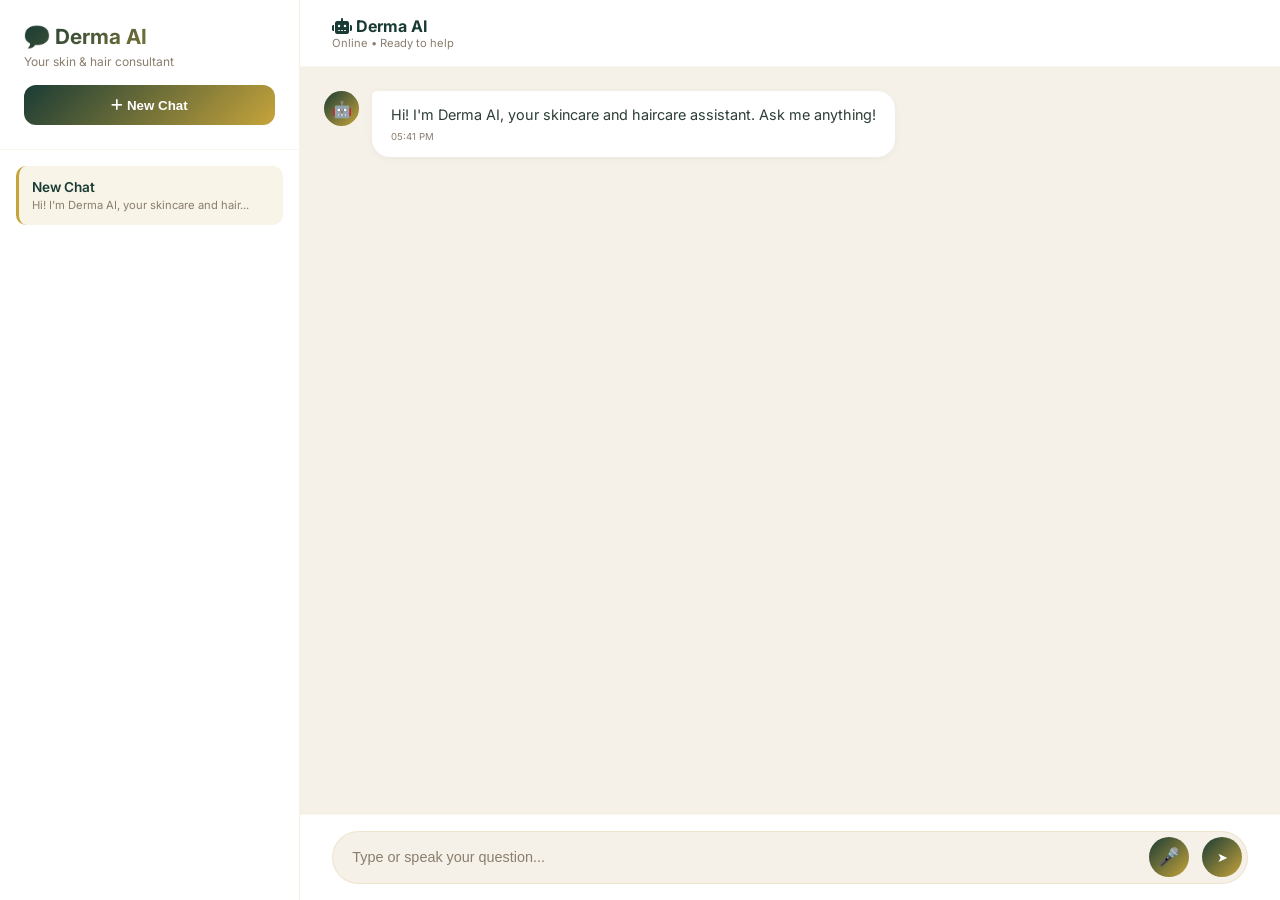
<file: templates/chatbot.html>
<!DOCTYPE html>
<html lang="en">
<head>
    <meta charset="UTF-8">
    <meta name="viewport" content="width=device-width, initial-scale=1.0">
    <title>Derma AI | Skin & Hair Assistant</title>
    <link href="https://fonts.googleapis.com/css2?family=Inter:opsz,wght@14..32,300;14..32,400;14..32,500;14..32,600;14..32,700&display=swap" rel="stylesheet">
    <link rel="stylesheet" href="https://cdnjs.cloudflare.com/ajax/libs/font-awesome/6.5.1/css/all.min.css">
    <style>
        * {
            margin: 0;
            padding: 0;
            box-sizing: border-box;
        }

        body {
            font-family: 'Inter', sans-serif;
            background: linear-gradient(135deg, #FDFCF8 0%, #F5F0E8 100%);
            min-height: 100vh;
        }

        /* Layout */
        .chat-layout {
            display: flex;
            height: 100vh;
            overflow: hidden;
        }

        /* Sidebar */
        .sidebar {
            width: 300px;
            background: #FFFFFF;
            border-right: 1px solid rgba(198, 164, 59, 0.15);
            display: flex;
            flex-direction: column;
            overflow-y: auto;
        }

        .sidebar-header {
            padding: 1.5rem;
            border-bottom: 1px solid rgba(198, 164, 59, 0.1);
        }

        .sidebar-header h2 {
            font-size: 1.3rem;
            background: linear-gradient(135deg, #1A3B35 0%, #C6A43B 100%);
            -webkit-background-clip: text;
            -webkit-text-fill-color: transparent;
            background-clip: text;
            margin-bottom: 0.3rem;
        }

        .sidebar-header p {
            color: #8A7E6E;
            font-size: 0.75rem;
        }

        .new-chat-btn {
            width: 100%;
            padding: 0.8rem;
            background: linear-gradient(135deg, #1A3B35 0%, #C6A43B 100%);
            color: white;
            border: none;
            border-radius: 12px;
            font-weight: 600;
            cursor: pointer;
            margin-top: 1rem;
            transition: all 0.3s;
        }

        .new-chat-btn:hover {
            transform: translateY(-2px);
            box-shadow: 0 5px 15px rgba(198, 164, 59, 0.3);
        }

        .chat-list {
            flex: 1;
            padding: 1rem;
        }

        .chat-list-item {
            padding: 0.8rem;
            cursor: pointer;
            border-radius: 10px;
            transition: all 0.3s;
            margin-bottom: 0.3rem;
        }

        .chat-list-item:hover {
            background: rgba(198, 164, 59, 0.08);
        }

        .chat-list-item.active {
            background: rgba(198, 164, 59, 0.12);
            border-left: 3px solid #C6A43B;
        }

        .chat-title {
            font-weight: 600;
            color: #1A3B35;
            font-size: 0.85rem;
            margin-bottom: 0.2rem;
        }

        .chat-preview {
            font-size: 0.7rem;
            color: #8A7E6E;
            white-space: nowrap;
            overflow: hidden;
            text-overflow: ellipsis;
        }

        /* Main Chat Area */
        .main-chat {
            flex: 1;
            display: flex;
            flex-direction: column;
            background: #FDFCF8;
        }

        .chat-header {
            padding: 1rem 2rem;
            background: #FFFFFF;
            border-bottom: 1px solid rgba(198, 164, 59, 0.1);
            display: flex;
            justify-content: space-between;
            align-items: center;
        }

        .chat-header-info h3 {
            font-size: 1rem;
            color: #1A3B35;
        }

        .chat-header-info p {
            font-size: 0.7rem;
            color: #8A7E6E;
        }

        /* Chat Messages */
        .chat-messages {
            flex: 1;
            overflow-y: auto;
            padding: 1.5rem;
            display: flex;
            flex-direction: column;
            gap: 1rem;
            background: #F5F0E8;
        }

        .message {
            display: flex;
            gap: 0.8rem;
            animation: fadeInUp 0.3s ease-out;
        }

        .message.bot {
            justify-content: flex-start;
        }

        .message.user {
            justify-content: flex-end;
        }

        .message-avatar {
            width: 35px;
            height: 35px;
            background: linear-gradient(135deg, #1A3B35 0%, #C6A43B 100%);
            border-radius: 50%;
            display: flex;
            align-items: center;
            justify-content: center;
            color: white;
            font-size: 1rem;
        }

        .message-content {
            max-width: 70%;
            background: #FFFFFF;
            padding: 0.8rem 1.2rem;
            border-radius: 18px;
            border-top-left-radius: 5px;
            box-shadow: 0 2px 8px rgba(0,0,0,0.04);
            font-size: 0.9rem;
            line-height: 1.5;
            color: #2C3E35;
        }

        .user .message-content {
            background: linear-gradient(135deg, #1A3B35 0%, #C6A43B 100%);
            color: white;
            border-top-right-radius: 5px;
            border-top-left-radius: 18px;
        }

        .message-time {
            font-size: 0.6rem;
            color: #8A7E6E;
            margin-top: 0.3rem;
        }

        .user .message-time {
            color: rgba(255,255,255,0.7);
        }

        /* Input Area */
        .input-area {
            padding: 1rem 2rem;
            background: #FFFFFF;
            border-top: 1px solid rgba(198, 164, 59, 0.1);
        }

        .input-container {
            display: flex;
            gap: 0.8rem;
            align-items: center;
            background: #F5F0E8;
            border-radius: 30px;
            padding: 0.3rem 0.3rem 0.3rem 1.2rem;
            border: 1px solid rgba(198, 164, 59, 0.15);
        }

        .chat-input {
            flex: 1;
            border: none;
            background: transparent;
            padding: 0.8rem 0;
            font-size: 0.9rem;
            outline: none;
            color: #2C3E35;
        }

        .chat-input::placeholder {
            color: #8A7E6E;
        }

        .send-btn {
            background: linear-gradient(135deg, #1A3B35 0%, #C6A43B 100%);
            color: white;
            border: none;
            width: 40px;
            height: 40px;
            border-radius: 50%;
            cursor: pointer;
            transition: all 0.3s;
        }

        .send-btn:hover {
            transform: scale(1.05);
            box-shadow: 0 2px 8px rgba(198, 164, 59, 0.3);
        }

        /* Voice Button Styles - NEW */
        .voice-btn {
            background: linear-gradient(135deg, #1A3B35 0%, #C6A43B 100%);
            color: white;
            border: none;
            width: 40px;
            height: 40px;
            border-radius: 50%;
            cursor: pointer;
            transition: all 0.3s;
            display: flex;
            align-items: center;
            justify-content: center;
            font-size: 1.1rem;
        }

        .voice-btn:hover {
            transform: scale(1.05);
        }

        .voice-btn.listening {
            animation: pulse 1.5s infinite;
            background: #E76F51;
        }

        .voice-btn.processing {
            background: #F39C12;
            animation: none;
        }

        @keyframes pulse {
            0% { transform: scale(1); opacity: 1; }
            50% { transform: scale(1.1); opacity: 0.8; }
            100% { transform: scale(1); opacity: 1; }
        }

        /* Wave animation while recording */
        .wave-animation {
            display: inline-flex;
            align-items: center;
            gap: 3px;
            margin-left: 10px;
        }

        .wave-animation span {
            width: 3px;
            height: 10px;
            background: #C6A43B;
            border-radius: 2px;
            animation: wave 0.8s infinite ease-in-out;
        }

        .wave-animation span:nth-child(2) { animation-delay: 0.1s; height: 15px; }
        .wave-animation span:nth-child(3) { animation-delay: 0.2s; height: 20px; }
        .wave-animation span:nth-child(4) { animation-delay: 0.3s; height: 15px; }
        .wave-animation span:nth-child(5) { animation-delay: 0.4s; height: 10px; }

        @keyframes wave {
            0%, 100% { height: 10px; }
            50% { height: 20px; }
        }

        .recording-indicator {
            position: absolute;
            bottom: 80px;
            left: 20px;
            background: rgba(231, 111, 81, 0.95);
            color: white;
            padding: 8px 16px;
            border-radius: 50px;
            font-size: 0.8rem;
            display: flex;
            align-items: center;
            gap: 10px;
            z-index: 100;
            backdrop-filter: blur(5px);
        }

        .typing-indicator {
            display: flex;
            gap: 0.3rem;
            padding: 0.6rem 1rem;
        }

        .typing-indicator span {
            width: 6px;
            height: 6px;
            background: #C6A43B;
            border-radius: 50%;
            animation: typing 1s infinite;
        }

        @keyframes typing {
            0%, 60%, 100% { transform: translateY(0); opacity: 0.5; }
            30% { transform: translateY(-5px); opacity: 1; }
        }

        @keyframes fadeInUp {
            from { opacity: 0; transform: translateY(10px); }
            to { opacity: 1; transform: translateY(0); }
        }

        /* Scrollbar */
        .chat-messages::-webkit-scrollbar, .sidebar::-webkit-scrollbar {
            width: 5px;
        }

        .chat-messages::-webkit-scrollbar-track {
            background: #F5F0E8;
            border-radius: 10px;
        }

        .chat-messages::-webkit-scrollbar-thumb {
            background: #C6A43B;
            border-radius: 10px;
        }

        @media (max-width: 768px) {
            .sidebar {
                position: fixed;
                left: -300px;
                z-index: 1000;
                transition: left 0.3s;
            }
            .sidebar.open {
                left: 0;
            }
            .message-content {
                max-width: 85%;
            }
        }
    </style>
</head>
<body>
    <div class="chat-layout">
        <div class="sidebar" id="sidebar">
            <div class="sidebar-header">
                <h2>💬 Derma AI</h2>
                <p>Your skin & hair consultant</p>
                <button class="new-chat-btn" onclick="startNewChat()">
                    <i class="fas fa-plus"></i> New Chat
                </button>
            </div>
            <div class="chat-list" id="chatList"></div>
        </div>

        <div class="main-chat">
            <div class="chat-header">
                <div class="chat-header-info">
                    <h3><i class="fas fa-robot"></i> Derma AI</h3>
                    <p>Online • Ready to help</p>
                </div>
            </div>

            <div class="chat-messages" id="chatMessages">
                <div class="message bot">
                    <div class="message-avatar">🤖</div>
                    <div class="message-content">
                        Hi {{ user.name }}! I'm Derma AI, your skincare and haircare assistant. Ask me anything about skin care, hair care, products, or routines.
                        <div class="message-time">Just now</div>
                    </div>
                </div>
            </div>

            <div class="input-area">
                <div class="input-container" style="position: relative;">
                    <input type="text" class="chat-input" id="userInput" placeholder="Type or speak your question..." onkeypress="handleKeyPress(event)">
                    <button class="voice-btn" id="voiceBtn" onclick="toggleRecording()">🎤</button>
                    <button class="send-btn" onclick="sendMessage()">➤</button>
                </div>
            </div>
        </div>
    </div>

    <script>
        let chats = [];
        let currentChatId = null;

        // ============================================
        // VOICE RECORDING VARIABLES
        // ============================================
        let mediaRecorder = null;
        let audioChunks = [];
        let isRecording = false;
        let recordingStartTime = null;

        // ============================================
        // CHAT FUNCTIONS
        // ============================================
        function loadChats() {
            const saved = localStorage.getItem('derma_chats');
            if (saved) {
                chats = JSON.parse(saved);
            } else {
                startNewChat();
            }
            renderChatList();
        }

        function saveChats() {
            localStorage.setItem('derma_chats', JSON.stringify(chats));
            renderChatList();
        }

        function startNewChat() {
            const newChat = {
                id: Date.now().toString(),
                title: 'New Chat',
                date: new Date().toISOString(),
                messages: [
                    {
                        text: "Hi! I'm Derma AI, your skincare and haircare assistant. Ask me anything!",
                        isUser: false,
                        time: new Date().toLocaleTimeString([], { hour: '2-digit', minute: '2-digit' })
                    }
                ]
            };
            chats.unshift(newChat);
            currentChatId = newChat.id;
            saveChats();
            renderMessages();
        }

        function selectChat(chatId) {
            currentChatId = chatId;
            renderMessages();
            renderChatList();
        }

        function renderChatList() {
            const container = document.getElementById('chatList');
            container.innerHTML = '';
            chats.forEach(chat => {
                const lastMsg = chat.messages[chat.messages.length - 1];
                const preview = lastMsg.text.substring(0, 40) + (lastMsg.text.length > 40 ? '...' : '');
                const div = document.createElement('div');
                div.className = `chat-list-item ${currentChatId === chat.id ? 'active' : ''}`;
                div.onclick = () => selectChat(chat.id);
                div.innerHTML = `
                    <div class="chat-title">${chat.title}</div>
                    <div class="chat-preview">${preview}</div>
                `;
                container.appendChild(div);
            });
        }

        function renderMessages() {
            const chat = chats.find(c => c.id === currentChatId);
            if (!chat) return;
            
            const container = document.getElementById('chatMessages');
            container.innerHTML = '';
            
            chat.messages.forEach(msg => {
                const messageDiv = document.createElement('div');
                messageDiv.className = `message ${msg.isUser ? 'user' : 'bot'}`;
                
                let avatar = '';
                if (!msg.isUser) {
                    avatar = '<div class="message-avatar">🤖</div>';
                }
                
                messageDiv.innerHTML = avatar + `
                    <div class="message-content">
                        ${msg.text}
                        <div class="message-time">${msg.time}</div>
                    </div>
                `;
                container.appendChild(messageDiv);
            });
            
            container.scrollTop = container.scrollHeight;
        }

        function addMessage(text, isUser) {
            const chat = chats.find(c => c.id === currentChatId);
            if (!chat) return;
            
            const message = {
                text: text,
                isUser: isUser,
                time: new Date().toLocaleTimeString([], { hour: '2-digit', minute: '2-digit' })
            };
            
            chat.messages.push(message);
            
            if (isUser && chat.title === 'New Chat') {
                chat.title = text.substring(0, 30) + (text.length > 30 ? '...' : '');
            }
            
            saveChats();
            renderMessages();
        }

        function showTypingIndicator() {
            const container = document.getElementById('chatMessages');
            const indicator = document.createElement('div');
            indicator.className = 'message bot';
            indicator.id = 'typingIndicator';
            indicator.innerHTML = `
                <div class="message-avatar">🤖</div>
                <div class="message-content">
                    <div class="typing-indicator">
                        <span></span><span></span><span></span>
                    </div>
                </div>
            `;
            container.appendChild(indicator);
            container.scrollTop = container.scrollHeight;
        }

        function removeTypingIndicator() {
            const indicator = document.getElementById('typingIndicator');
            if (indicator) indicator.remove();
        }

        async function sendMessage() {
            const input = document.getElementById('userInput');
            const message = input.value.trim();
            if (!message) return;
            
            addMessage(message, true);
            input.value = '';
            showTypingIndicator();
            
            try {
                const response = await fetch('/api/chat', {
                    method: 'POST',
                    headers: { 'Content-Type': 'application/json' },
                    body: JSON.stringify({ message: message })
                });
                const data = await response.json();
                removeTypingIndicator();
                addMessage(data.response, false);
            } catch (error) {
                removeTypingIndicator();
                addMessage("Sorry, I'm having trouble. Please try again.", false);
            }
        }

        function handleKeyPress(event) {
            if (event.key === 'Enter') sendMessage();
        }

        // ============================================
        // VOICE RECORDING FUNCTIONS
        // ============================================
        async function toggleRecording() {
            if (isRecording) {
                stopRecording();
            } else {
                await startRecording();
            }
        }

        async function startRecording() {
            try {
                const stream = await navigator.mediaDevices.getUserMedia({ audio: true });
                
                mediaRecorder = new MediaRecorder(stream);
                audioChunks = [];
                
                mediaRecorder.ondataavailable = (event) => {
                    audioChunks.push(event.data);
                };
                
                mediaRecorder.onstop = async () => {
                    stream.getTracks().forEach(track => track.stop());
                    const audioBlob = new Blob(audioChunks, { type: 'audio/webm' });
                    await transcribeAudio(audioBlob);
                };
                
                mediaRecorder.start(1000);
                isRecording = true;
                recordingStartTime = Date.now();
                
                // Update UI
                const voiceBtn = document.getElementById('voiceBtn');
                voiceBtn.classList.add('listening');
                voiceBtn.innerHTML = '⏹️';
                
                // Show recording indicator
                showRecordingIndicator();
                
                // Auto-stop after 60 seconds
                setTimeout(() => {
                    if (isRecording) {
                        stopRecording();
                    }
                }, 60000);
                
            } catch (error) {
                console.error('Microphone error:', error);
                alert('Please allow microphone access to use voice input');
            }
        }

        function stopRecording() {
            if (mediaRecorder && isRecording) {
                mediaRecorder.stop();
                isRecording = false;
                
                const voiceBtn = document.getElementById('voiceBtn');
                voiceBtn.classList.remove('listening');
                voiceBtn.classList.add('processing');
                voiceBtn.innerHTML = '⏳';
                
                removeRecordingIndicator();
            }
        }

        function showRecordingIndicator() {
            const mainChat = document.querySelector('.main-chat');
            const existingIndicator = document.querySelector('.recording-indicator');
            if (existingIndicator) existingIndicator.remove();
            
            const indicator = document.createElement('div');
            indicator.className = 'recording-indicator';
            indicator.innerHTML = `
                <span style="color: #FF6B6B; font-size: 1rem;">●</span>
                Recording...
                <div class="wave-animation">
                    <span></span><span></span><span></span><span></span><span></span>
                </div>
            `;
            mainChat.style.position = 'relative';
            mainChat.appendChild(indicator);
        }

        function removeRecordingIndicator() {
            const indicator = document.querySelector('.recording-indicator');
            if (indicator) indicator.remove();
        }

        async function transcribeAudio(audioBlob) {
            const formData = new FormData();
            formData.append('audio', audioBlob, 'recording.webm');
            
            try {
                const response = await fetch('/api/transcribe', {
                    method: 'POST',
                    body: formData
                });
                
                const data = await response.json();
                
                const voiceBtn = document.getElementById('voiceBtn');
                voiceBtn.classList.remove('processing');
                voiceBtn.innerHTML = '🎤';
                
                if (data.success && data.text) {
                    const inputField = document.getElementById('userInput');
                    inputField.value = data.text;
                    
                    // Highlight the input field briefly
                    inputField.style.border = '2px solid #C6A43B';
                    setTimeout(() => {
                        inputField.style.border = '';
                    }, 1500);
                    
                } else {
                    alert('Could not transcribe. Please try again or type your message.');
                }
                
            } catch (error) {
                console.error('Transcription error:', error);
                const voiceBtn = document.getElementById('voiceBtn');
                voiceBtn.classList.remove('processing');
                voiceBtn.innerHTML = '🎤';
                alert('Error transcribing audio. Please check your connection.');
            }
        }

        loadChats();
    </script>
</body>
</html>
</file>
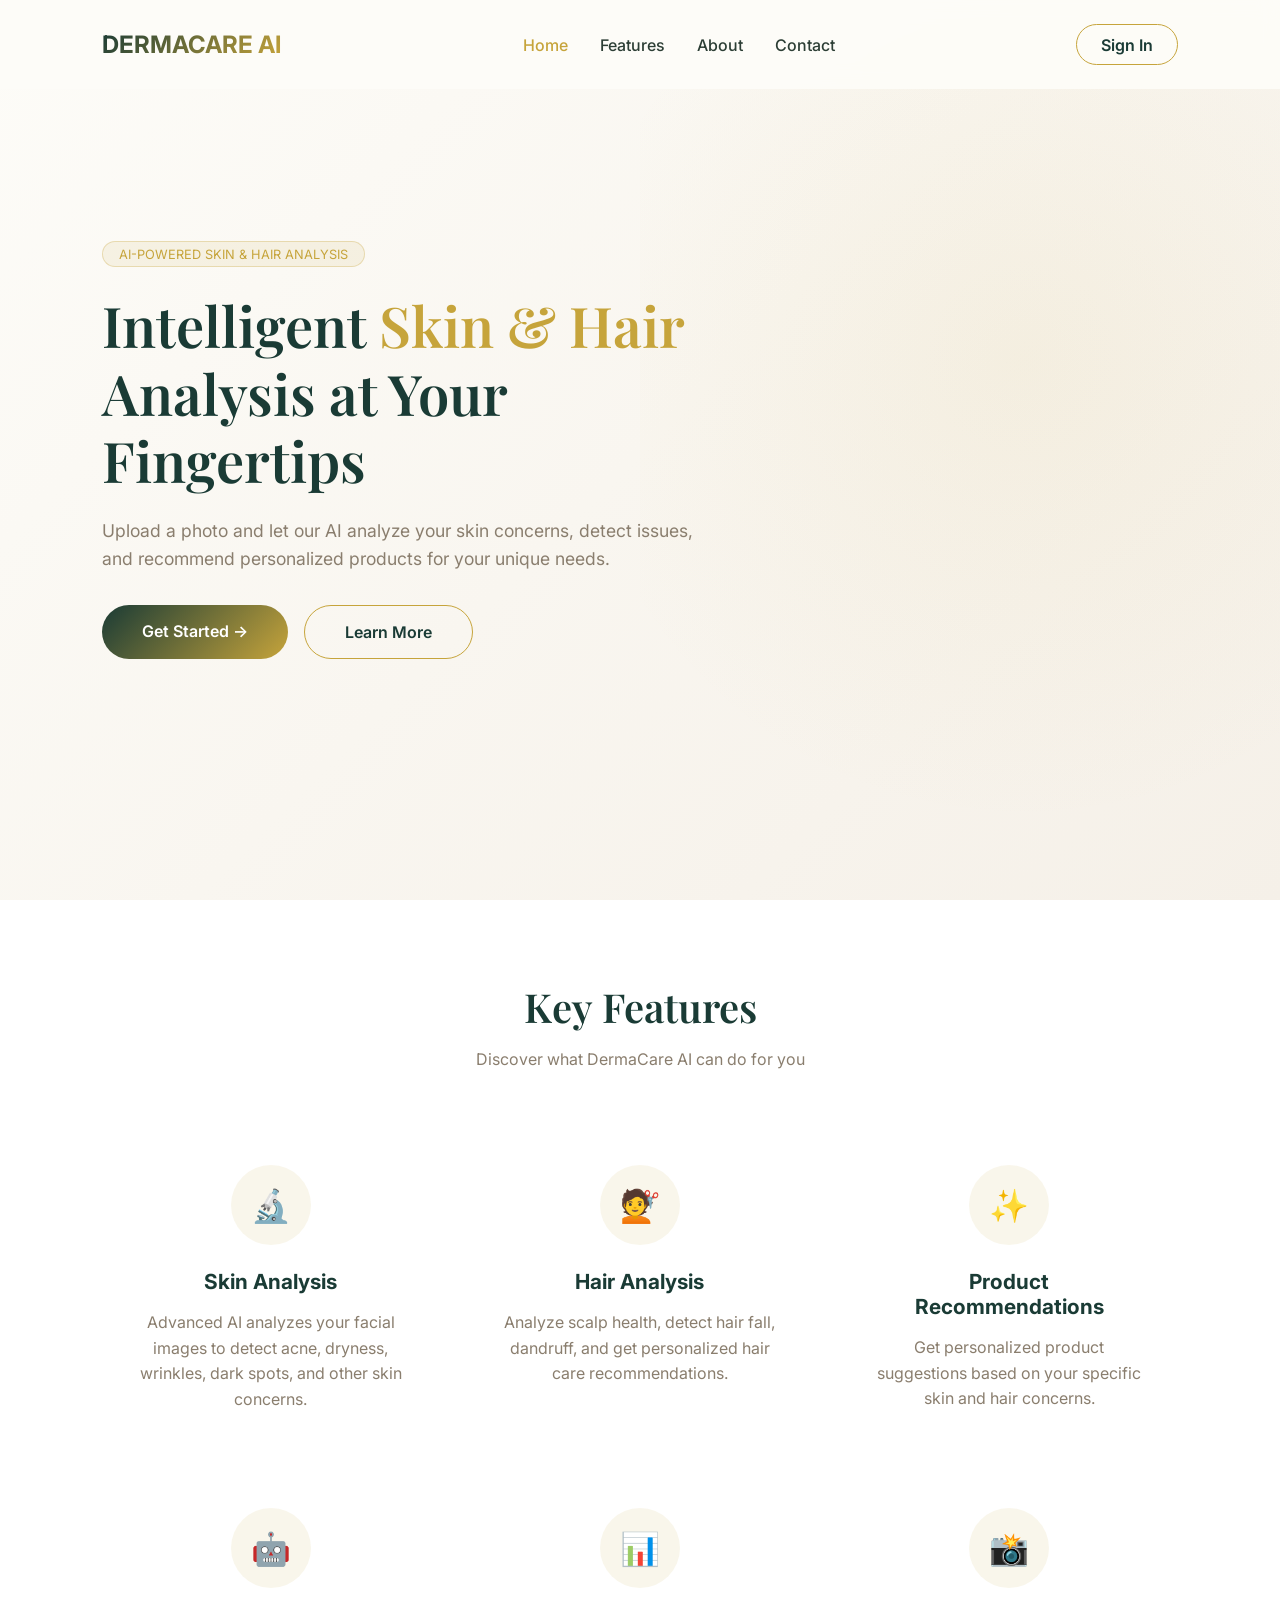
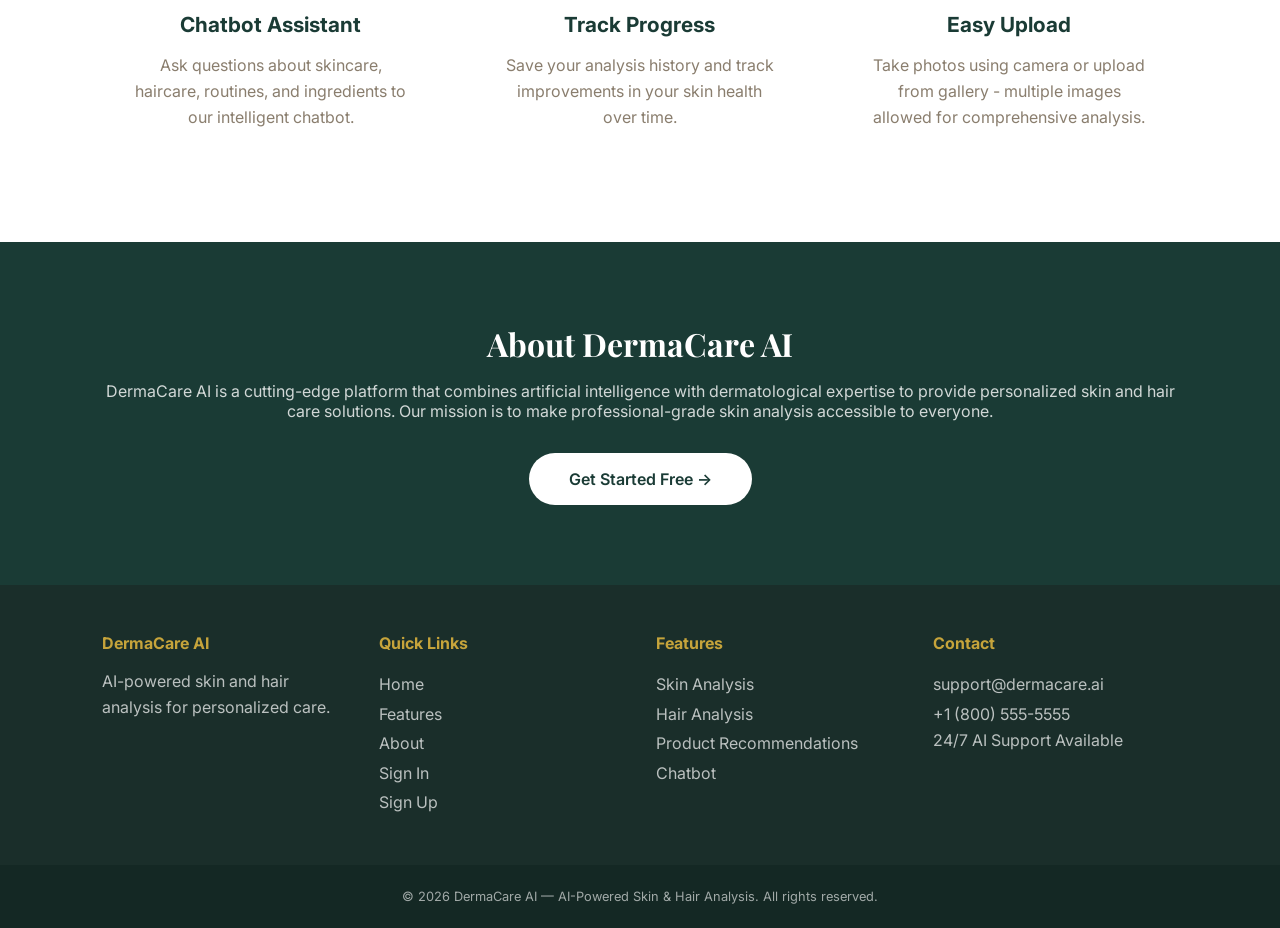
<file: templates/landing.html>
<!DOCTYPE html>
<html lang="en">
<head>
    <meta charset="UTF-8">
    <meta name="viewport" content="width=device-width, initial-scale=1.0">
    <title>DermaCare AI | AI-Powered Skin & Hair Analysis</title>
    <link href="https://fonts.googleapis.com/css2?family=Inter:opsz,wght@14..32,300;14..32,400;14..32,500;14..32,600;14..32,700&family=Playfair+Display:wght@400;500;600;700&display=swap" rel="stylesheet">
    <link rel="stylesheet" href="https://cdnjs.cloudflare.com/ajax/libs/font-awesome/6.5.1/css/all.min.css">
    <style>
        * {
            margin: 0;
            padding: 0;
            box-sizing: border-box;
        }

        body {
            font-family: 'Inter', sans-serif;
            background: #FDFCF8;
            color: #1A2E2A;
            overflow-x: hidden;
        }

        :root {
            --deep-teal: #1A3B35;
            --gold: #C6A43B;
            --gold-light: #DDBE6E;
            --cream: #FDFCF8;
            --warm-gray: #F5F0E8;
            --charcoal: #2C3E35;
            --taupe: #8A7E6E;
        }

        /* Navigation */
        .navbar {
            display: flex;
            justify-content: space-between;
            align-items: center;
            padding: 1.5rem 8%;
            position: fixed;
            top: 0;
            left: 0;
            right: 0;
            z-index: 1000;
            background: rgba(253, 252, 248, 0.95);
            backdrop-filter: blur(10px);
            transition: all 0.3s ease;
        }

        .logo {
            font-size: 1.5rem;
            font-weight: 700;
            background: linear-gradient(135deg, var(--deep-teal) 0%, var(--gold) 100%);
            -webkit-background-clip: text;
            -webkit-text-fill-color: transparent;
            background-clip: text;
            cursor: pointer;
        }

        .nav-links {
            display: flex;
            gap: 2rem;
        }

        .nav-links a {
            text-decoration: none;
            color: var(--charcoal);
            font-weight: 500;
            transition: color 0.3s;
            cursor: pointer;
        }

        .nav-links a:hover {
            color: var(--gold);
        }

        .nav-buttons {
            display: flex;
            gap: 1rem;
        }

        .btn-outline-nav {
            padding: 0.6rem 1.5rem;
            border: 1.5px solid var(--gold);
            background: transparent;
            color: var(--deep-teal);
            border-radius: 50px;
            font-weight: 600;
            text-decoration: none;
            transition: all 0.3s;
            cursor: pointer;
        }

        .btn-outline-nav:hover {
            background: var(--gold);
            color: white;
        }

        /* Hero Section */
        .hero {
            min-height: 100vh;
            display: flex;
            align-items: center;
            padding: 0 8%;
            background: linear-gradient(135deg, #FDFCF8 0%, #F5F0E8 100%);
            position: relative;
        }

        .hero::before {
            content: '';
            position: absolute;
            top: -20%;
            right: -10%;
            width: 60%;
            height: 120%;
            background: radial-gradient(circle, rgba(198,164,59,0.08) 0%, transparent 70%);
            pointer-events: none;
        }

        .hero-content {
            max-width: 600px;
            z-index: 2;
            animation: fadeInUp 0.8s ease-out;
        }

        @keyframes fadeInUp {
            from { opacity: 0; transform: translateY(30px); }
            to { opacity: 1; transform: translateY(0); }
        }

        .hero-badge {
            display: inline-block;
            padding: 0.3rem 1rem;
            background: rgba(198, 164, 59, 0.1);
            border: 1px solid rgba(198, 164, 59, 0.3);
            border-radius: 50px;
            font-size: 0.8rem;
            color: var(--gold);
            margin-bottom: 1.5rem;
        }

        .hero h1 {
            font-size: 3.5rem;
            font-weight: 600;
            line-height: 1.2;
            margin-bottom: 1.5rem;
            color: var(--deep-teal);
            font-family: 'Playfair Display', serif;
        }

        .hero h1 span {
            color: var(--gold);
        }

        .hero p {
            font-size: 1.1rem;
            color: var(--taupe);
            line-height: 1.6;
            margin-bottom: 2rem;
        }

        .hero-buttons {
            display: flex;
            gap: 1rem;
        }

        .btn-hero-primary {
            padding: 1rem 2.5rem;
            background: linear-gradient(135deg, var(--deep-teal) 0%, var(--gold) 100%);
            color: white;
            border: none;
            border-radius: 50px;
            font-weight: 600;
            cursor: pointer;
            text-decoration: none;
            display: inline-block;
            transition: all 0.3s;
        }

        .btn-hero-secondary {
            padding: 1rem 2.5rem;
            border: 1.5px solid var(--gold);
            background: transparent;
            color: var(--deep-teal);
            border-radius: 50px;
            font-weight: 600;
            cursor: pointer;
            text-decoration: none;
            display: inline-block;
            transition: all 0.3s;
        }

        .btn-hero-primary:hover, .btn-hero-secondary:hover {
            transform: translateY(-3px);
            box-shadow: 0 10px 25px rgba(198, 164, 59, 0.2);
        }

        /* Features Section */
        .features {
            padding: 5rem 8%;
            background: white;
        }

        .section-header {
            text-align: center;
            margin-bottom: 4rem;
        }

        .section-header h2 {
            font-size: 2.5rem;
            font-weight: 600;
            color: var(--deep-teal);
            font-family: 'Playfair Display', serif;
            margin-bottom: 1rem;
        }

        .section-header p {
            color: var(--taupe);
            max-width: 600px;
            margin: 0 auto;
        }

        .features-grid {
            display: grid;
            grid-template-columns: repeat(3, 1fr);
            gap: 2rem;
        }

        .feature-card {
            text-align: center;
            padding: 2rem;
            transition: all 0.3s;
            animation: fadeInUp 0.6s ease-out forwards;
            opacity: 0;
        }

        .feature-card:nth-child(1) { animation-delay: 0.1s; }
        .feature-card:nth-child(2) { animation-delay: 0.2s; }
        .feature-card:nth-child(3) { animation-delay: 0.3s; }
        .feature-card:nth-child(4) { animation-delay: 0.4s; }
        .feature-card:nth-child(5) { animation-delay: 0.5s; }
        .feature-card:nth-child(6) { animation-delay: 0.6s; }

        .feature-card:hover {
            transform: translateY(-8px);
        }

        .feature-icon {
            width: 80px;
            height: 80px;
            background: rgba(198, 164, 59, 0.1);
            border-radius: 50%;
            display: flex;
            align-items: center;
            justify-content: center;
            margin: 0 auto 1.5rem;
            font-size: 2rem;
            color: var(--gold);
        }

        .feature-card h3 {
            font-size: 1.3rem;
            margin-bottom: 1rem;
            color: var(--deep-teal);
        }

        .feature-card p {
            color: var(--taupe);
            line-height: 1.6;
        }

        /* CTA Section */
        .cta-section {
            padding: 5rem 8%;
            background: linear-gradient(135deg, var(--deep-teal) 0%, #1A3B35 100%);
            text-align: center;
            color: white;
        }

        .cta-section h2 {
            font-size: 2rem;
            font-family: 'Playfair Display', serif;
            margin-bottom: 1rem;
            color: white;
        }

        .cta-section p {
            color: rgba(255,255,255,0.8);
            margin-bottom: 2rem;
        }

        /* Footer */
        .footer {
            padding: 3rem 8%;
            background: #1A2E2A;
            color: white;
            display: grid;
            grid-template-columns: repeat(4, 1fr);
            gap: 2rem;
        }

        .footer-col h4 {
            margin-bottom: 1rem;
            color: var(--gold);
        }

        .footer-col a {
            display: block;
            color: rgba(255,255,255,0.7);
            text-decoration: none;
            padding: 0.3rem 0;
            transition: color 0.3s;
            cursor: pointer;
        }

        .footer-col a:hover {
            color: var(--gold);
        }

        .footer-col p {
            color: rgba(255,255,255,0.7);
            line-height: 1.6;
        }

        .footer-bottom {
            text-align: center;
            padding: 1.5rem;
            background: #142824;
            color: rgba(255,255,255,0.6);
            font-size: 0.8rem;
        }

        @media (max-width: 968px) {
            .navbar {
                flex-direction: column;
                gap: 1rem;
                padding: 1rem;
            }
            
            .hero h1 {
                font-size: 2.5rem;
            }
            
            .features-grid, .footer {
                grid-template-columns: 1fr;
            }
            
            .hero {
                padding-top: 120px;
            }
            
            .nav-links {
                gap: 1rem;
            }
        }
    </style>
</head>
<body>
    <nav class="navbar">
        <div class="logo" onclick="scrollToTop()">DERMACARE AI</div>
        <div class="nav-links">
            <a onclick="scrollToSection('home')">Home</a>
            <a onclick="scrollToSection('features')">Features</a>
            <a onclick="scrollToSection('about')">About</a>
            <a onclick="scrollToSection('contact')">Contact</a>
        </div>
        <div class="nav-buttons">
            <a href="/login" class="btn-outline-nav">Sign In</a>
        </div>
    </nav>

    <section id="home" class="hero">
        <div class="hero-content">
            <span class="hero-badge">AI-POWERED SKIN & HAIR ANALYSIS</span>
            <h1>Intelligent <span>Skin & Hair</span> Analysis at Your Fingertips</h1>
            <p>Upload a photo and let our AI analyze your skin concerns, detect issues, and recommend personalized products for your unique needs.</p>
            <div class="hero-buttons">
                <a href="/signup" class="btn-hero-primary">Get Started →</a>
                <a onclick="scrollToSection('features')" class="btn-hero-secondary">Learn More</a>
            </div>
        </div>
    </section>

    <section id="features" class="features">
        <div class="section-header">
            <h2>Key Features</h2>
            <p>Discover what DermaCare AI can do for you</p>
        </div>
        <div class="features-grid">
            <div class="feature-card">
                <div class="feature-icon">🔬</div>
                <h3>Skin Analysis</h3>
                <p>Advanced AI analyzes your facial images to detect acne, dryness, wrinkles, dark spots, and other skin concerns.</p>
            </div>
            <div class="feature-card">
                <div class="feature-icon">💇</div>
                <h3>Hair Analysis</h3>
                <p>Analyze scalp health, detect hair fall, dandruff, and get personalized hair care recommendations.</p>
            </div>
            <div class="feature-card">
                <div class="feature-icon">✨</div>
                <h3>Product Recommendations</h3>
                <p>Get personalized product suggestions based on your specific skin and hair concerns.</p>
            </div>
            <div class="feature-card">
                <div class="feature-icon">🤖</div>
                <h3>Chatbot Assistant</h3>
                <p>Ask questions about skincare, haircare, routines, and ingredients to our intelligent chatbot.</p>
            </div>
            <div class="feature-card">
                <div class="feature-icon">📊</div>
                <h3>Track Progress</h3>
                <p>Save your analysis history and track improvements in your skin health over time.</p>
            </div>
            <div class="feature-card">
                <div class="feature-icon">📸</div>
                <h3>Easy Upload</h3>
                <p>Take photos using camera or upload from gallery - multiple images allowed for comprehensive analysis.</p>
            </div>
        </div>
    </section>

    <section id="about" class="cta-section">
        <h2>About DermaCare AI</h2>
        <p>DermaCare AI is a cutting-edge platform that combines artificial intelligence with dermatological expertise to provide personalized skin and hair care solutions. Our mission is to make professional-grade skin analysis accessible to everyone.</p>
        <a href="/signup" class="btn-hero-primary" style="display: inline-block; background: white; color: var(--deep-teal);">Get Started Free →</a>
    </section>

    <footer id="contact">
        <div class="footer">
            <div class="footer-col">
                <h4>DermaCare AI</h4>
                <p>AI-powered skin and hair analysis for personalized care.</p>
            </div>
            <div class="footer-col">
                <h4>Quick Links</h4>
                <a onclick="scrollToSection('home')">Home</a>
                <a onclick="scrollToSection('features')">Features</a>
                <a onclick="scrollToSection('about')">About</a>
                <a href="/login">Sign In</a>
                <a href="/signup">Sign Up</a>
            </div>
            <div class="footer-col">
                <h4>Features</h4>
                <a onclick="scrollToSection('features')">Skin Analysis</a>
                <a onclick="scrollToSection('features')">Hair Analysis</a>
                <a onclick="scrollToSection('features')">Product Recommendations</a>
                <a onclick="scrollToSection('features')">Chatbot</a>
            </div>
            <div class="footer-col">
                <h4>Contact</h4>
                <a href="mailto:support@dermacare.ai">support@dermacare.ai</a>
                <a href="tel:+18005555555">+1 (800) 555-5555</a>
                <p>24/7 AI Support Available</p>
            </div>
        </div>
        <div class="footer-bottom">
            <p>© 2026 DermaCare AI — AI-Powered Skin & Hair Analysis. All rights reserved.</p>
        </div>
    </footer>

    <script>
        // Smooth scroll to section
        function scrollToSection(sectionId) {
            const section = document.getElementById(sectionId);
            if (section) {
                section.scrollIntoView({ behavior: 'smooth' });
            }
        }
        
        // Scroll to top
        function scrollToTop() {
            window.scrollTo({ top: 0, behavior: 'smooth' });
        }
        
        // Add active class to nav links on scroll
        window.addEventListener('scroll', function() {
            const sections = ['home', 'features', 'about', 'contact'];
            const scrollPos = window.scrollY + 100;
            
            sections.forEach(section => {
                const element = document.getElementById(section);
                if (element) {
                    const offsetTop = element.offsetTop;
                    const offsetBottom = offsetTop + element.offsetHeight;
                    
                    if (scrollPos >= offsetTop && scrollPos < offsetBottom) {
                        document.querySelectorAll('.nav-links a').forEach(link => {
                            link.style.color = 'var(--charcoal)';
                        });
                        const activeLink = Array.from(document.querySelectorAll('.nav-links a')).find(
                            link => link.textContent.toLowerCase() === section
                        );
                        if (activeLink) activeLink.style.color = 'var(--gold)';
                    }
                }
            });
        });
    </script>
</body>
</html>
</file>
